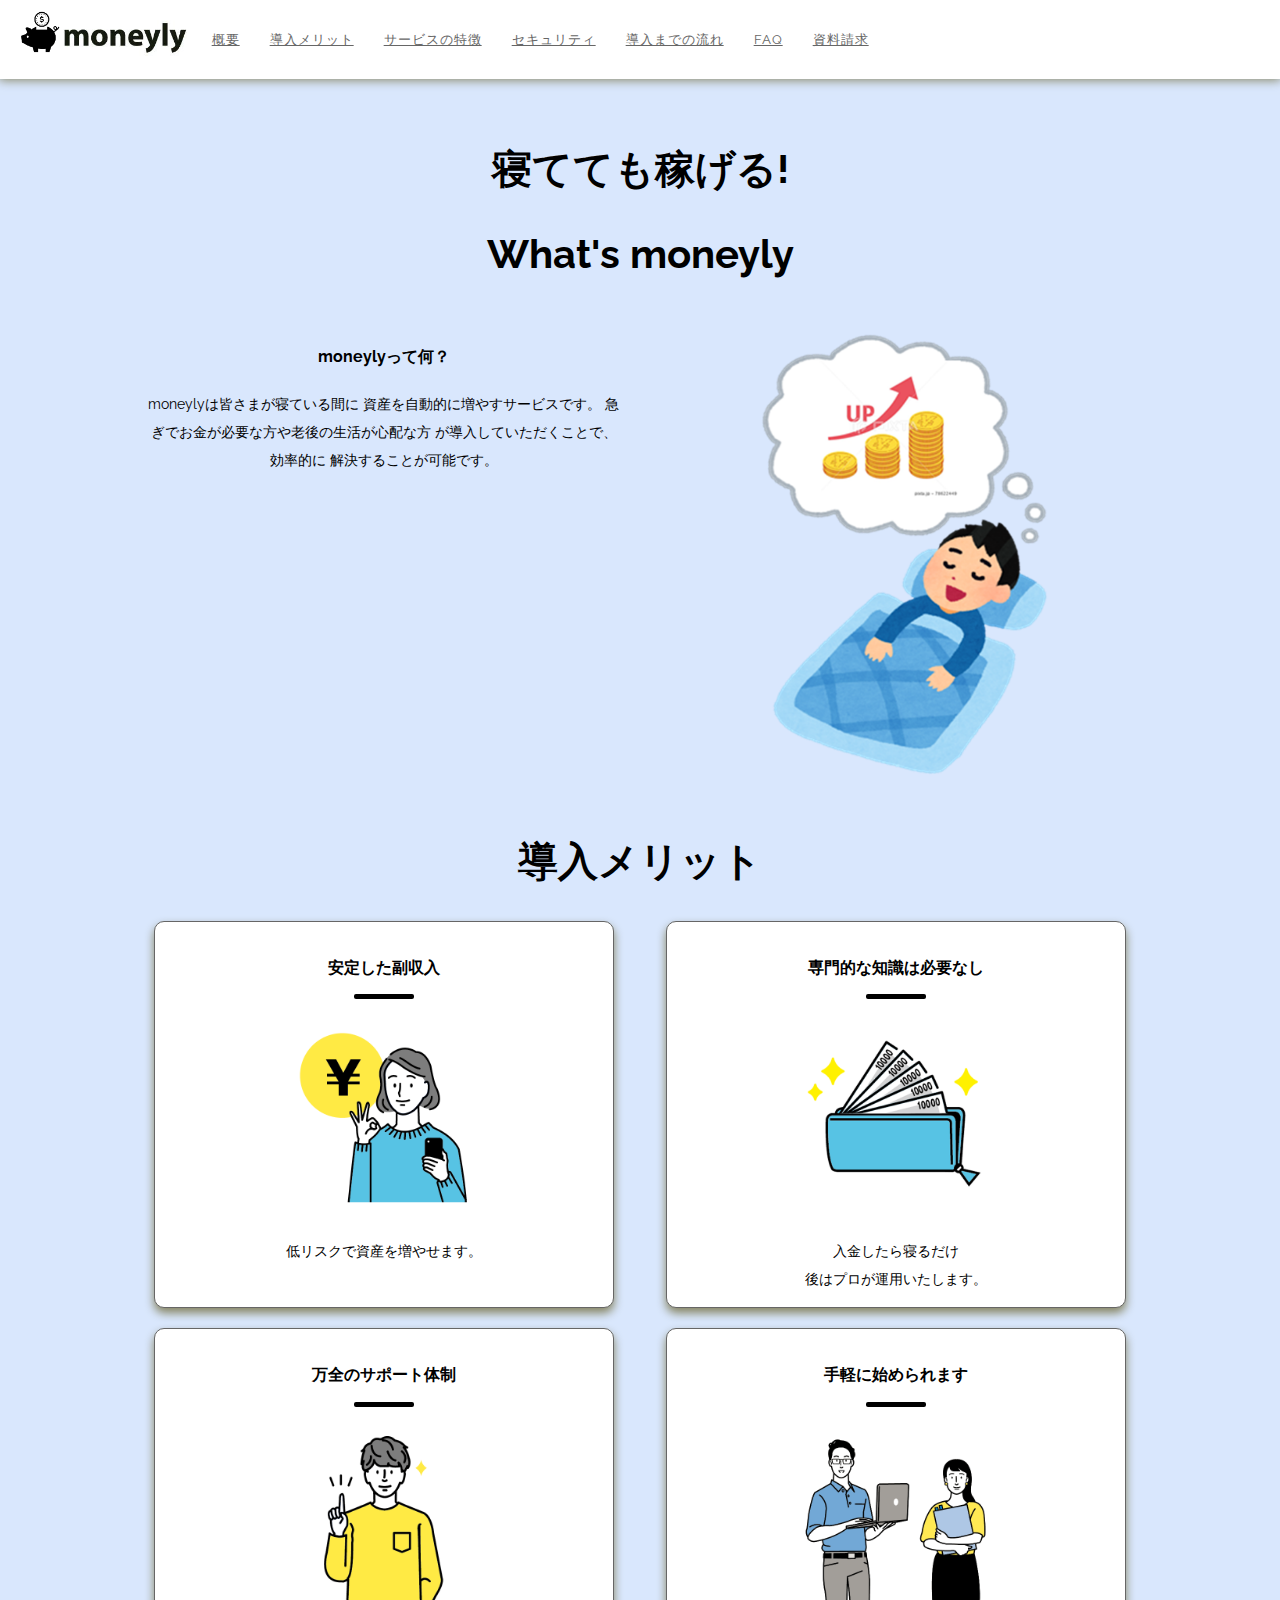
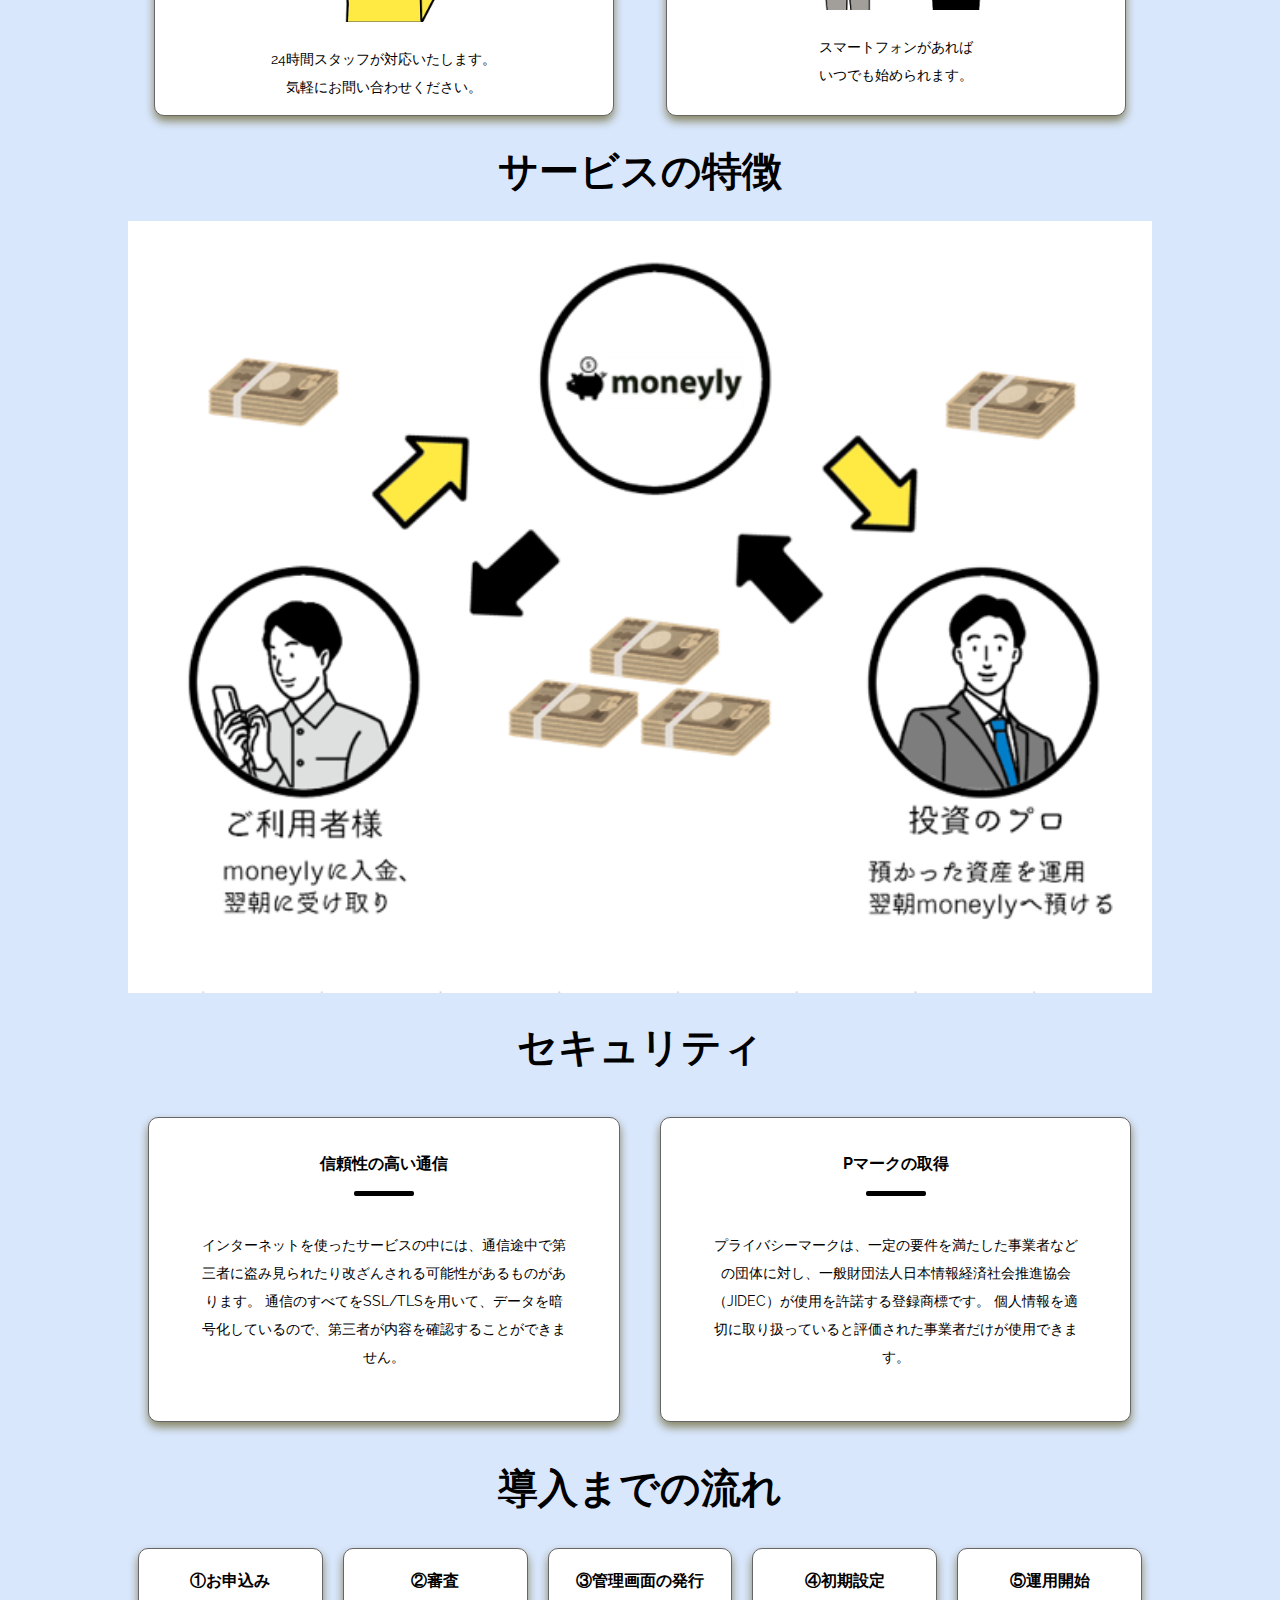
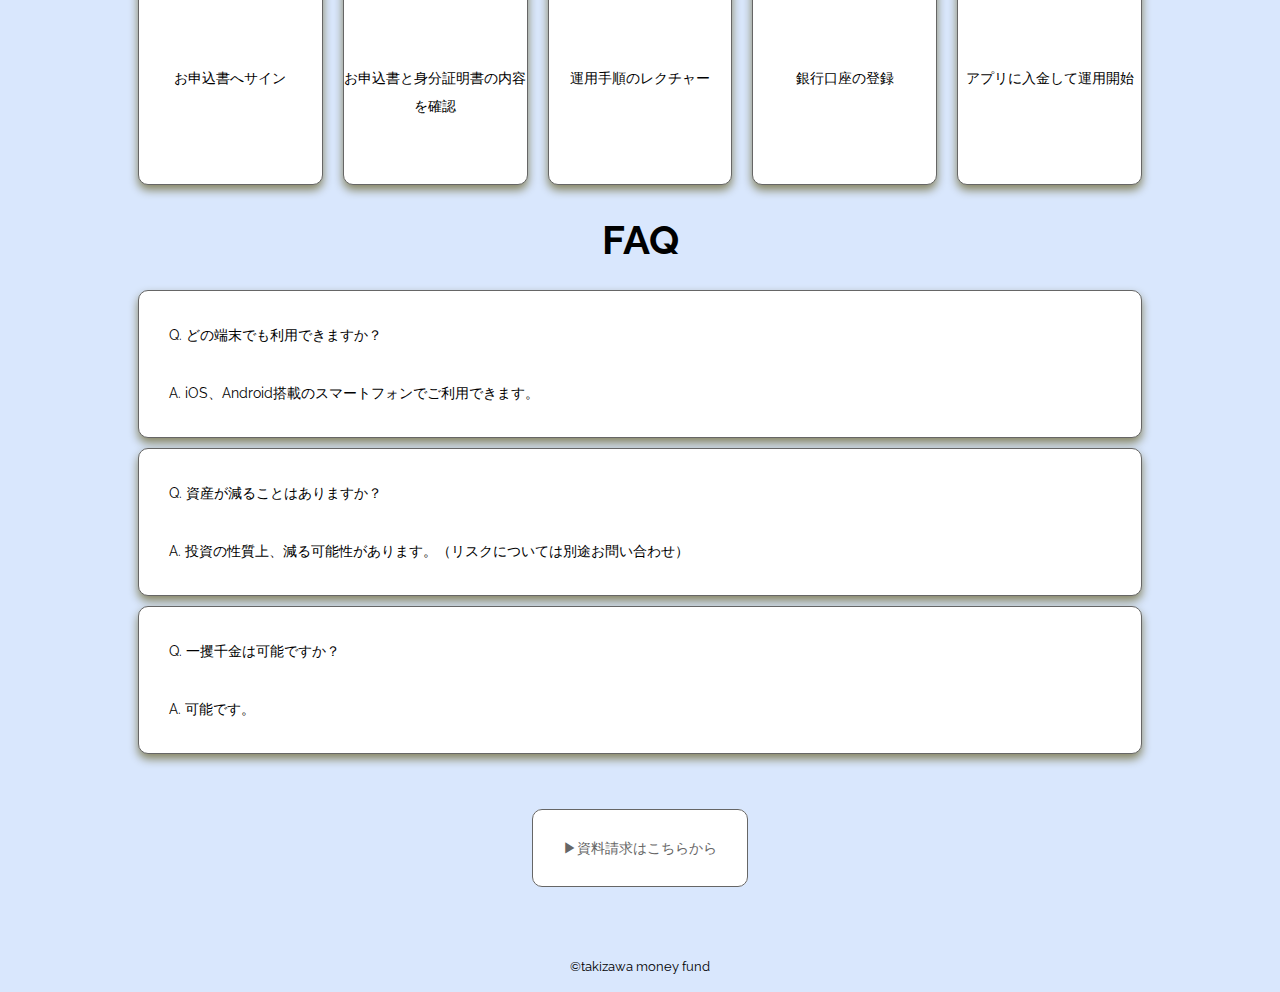
<file: index.html>
<!DOCTYPE html>
<html lang="ja">

<head>
  <meta charset="UTF-8">
  <meta name="viewport" content="width=device-width,initial-scale=1.0,minimum-scale=1.0">
  <title>moneyly</title>
  <link rel="stylesheet" href="http://fonts.googleapis.com/css?family=Raleway:700,400">
  <link rel="stylesheet" href="http://maxcdn.bootstrapcdn.com/font-awesome/4.3.0/css/font-awesome.min.css">
  <link rel="stylesheet" href="css/normalize.css">
  <link rel="stylesheet" href="css/index_style.css">
</head>

<body>

  <header class="header">
        <a class="logo" href="#"><img src="./images/logo.png" alt="moneyly"></a>
        <a class="nav-item" href="#about">概要</a>
        <a class="nav-item" href="#merit">導入メリット</a>
        <a class="nav-item" href="#service">サービスの特徴</a>
        <a class="nav-item" href="#security">セキュリティ</a>
        <a class="nav-item" href="#flow">導入までの流れ</a>
          <a class="nav-item" href="#faq">FAQ</a>
          <a class="nav-item" href="./request.html">資料請求</a>

        <!-- TODO -->
  </header>

<!-- TODO -->

  <section class="about" id="about">
    <!DOCTYPE html>
    <html lang="en">
    <head>
      <meta charset="UTF-8">
      <meta http-equiv="X-UA-Compatible" content="IE=edge">
      <meta name="viewport" content="width=device-width, initial-scale=1.0">
      <title>Document</title>
    </head>
    <body>
      
    </body>
    </html>
    <h2 class="heading-catch">寝てても稼げる! </h2>
    <h2 class="heading">What's moneyly</h2>
    <div class="about-container">
    <div class="about-item">
      <h3>
        moneylyって何？
      </h3>
      <p>
        moneylyは皆さまが寝ている間に
        資産を自動的に増やすサービスです。
        急ぎでお金が必要な方や老後の生活が心配な方
        が導入していただくことで、効率的に
        解決することが可能です。
      </p>
    </div>
    <div class="about-item">
      <img src="寝ても.png" alt="about">
    </div>
  </div> 
  </section>

  <section class="merit" id="merit">
    <h2 class="heading">導入メリット</h2>
    <div class="merit-container">
      <div class="merit-item">
        <h3 class="topic">安定した副収入</h3>
        <img src="./images/merit001.png" alt="merit">
        <p>低リスクで資産を増やせます。</p>
      </div>
      <div class="merit-item">
        <h3 class="topic">専門的な知識は必要なし</h3>
        <img src="./images/merit002.png" alt="merit">
        <p>入金したら寝るだけ<br>
          後はプロが運用いたします。</p>
      </div>
      <div class="merit-item">
        <h3 class="topic">万全のサポート体制</h3>
        <img src="./images/merit003.png" alt="merit">
        <p>24時間スタッフが対応いたします。<br>
          気軽にお問い合わせください。</p>
      </div>
      <div class="merit-item">
        <h3 class="topic">手軽に始められます</h3>
        <img src="./images/merit004.png" alt="merit">
        <p>スマートフォンがあれば<br>
          いつでも始められます。</p>
      </div>
    </div>
  </section>

  <section class="service" id="service">
    <h2 class="heading">サービスの特徴</h2>
    <div>
      <img src="./images/service001.png" alt="service-image">
    </div>
  </section>

  <section class="security" id="security">
    <h2 class="heading">セキュリティ</h2>
    <div class="security-container">
      <div class="security-item">
        <h3 class="topic">信頼性の高い通信</h3>
        <p>インターネットを使ったサービスの中には、通信途中で第三者に盗み見られたり改ざんされる可能性があるものがあります。
          通信のすべてをSSL/TLSを用いて、データを暗号化しているので、第三者が内容を確認することができません。
        </p>
      </div>
      <div class="security-item">
        <h3 class="topic">Pマークの取得</h3>
        <p>プライバシーマークは、一定の要件を満たした事業者などの団体に対し、一般財団法人日本情報経済社会推進協会（JIDEC）が使用を許諾する登録商標です。 個人情報を適切に取り扱っていると評価された事業者だけが使用できます。
        </p>
      </div>
    </div>
  </section>

  <section class="flow" id="flow">
    <h2 class="heading">導入までの流れ</h2>
    <div class="flow-container">
      <div class="flow-item">
        <h3>①お申込み</h3>
        <p>お申込書へサイン</p>
      </div>
      <div class="flow-item">
        <h3>②審査</h3>
        <p>お申込書と身分証明書の内容を確認</p>
      </div>
      <div class="flow-item">
        <h3>③管理画面の発行</h3>
        <p>運用手順のレクチャー</p>
      </div>
      <div class="flow-item">
        <h3>④初期設定</h3>
        <p>銀行口座の登録</p>
      </div>
      <div class="flow-item">
        <h3>⑤運用開始</h3>
        <p>アプリに入金して運用開始</p>
      </div>
    </div>
  </section>

  <section class="faq" id="faq">
    <h2 class="heading">FAQ</h2>
    <div class="faq-item">
      <p>Q. どの端末でも利用できますか？</p>
      <p>A. iOS、Android搭載のスマートフォンでご利用できます。</p>
    </div>
    <div class="faq-item">
      <p>Q. 資産が減ることはありますか？</p>
      <p>A. 投資の性質上、減る可能性があります。（リスクについては別途お問い合わせ）</p>
    </div>
    <div class="faq-item">
      <p>Q. 一攫千金は可能ですか？</p>
      <p>A. 可能です。</p>
    </div>
  </section>

  <div class="request-button">
    <a href="./request.html">▶資料請求はこちらから</a>
  </div>

  <!-- TODO -->

  <section class="footer">
    <span>©takizawa money fund</span>
  </section>
</body>

</html>
</file>
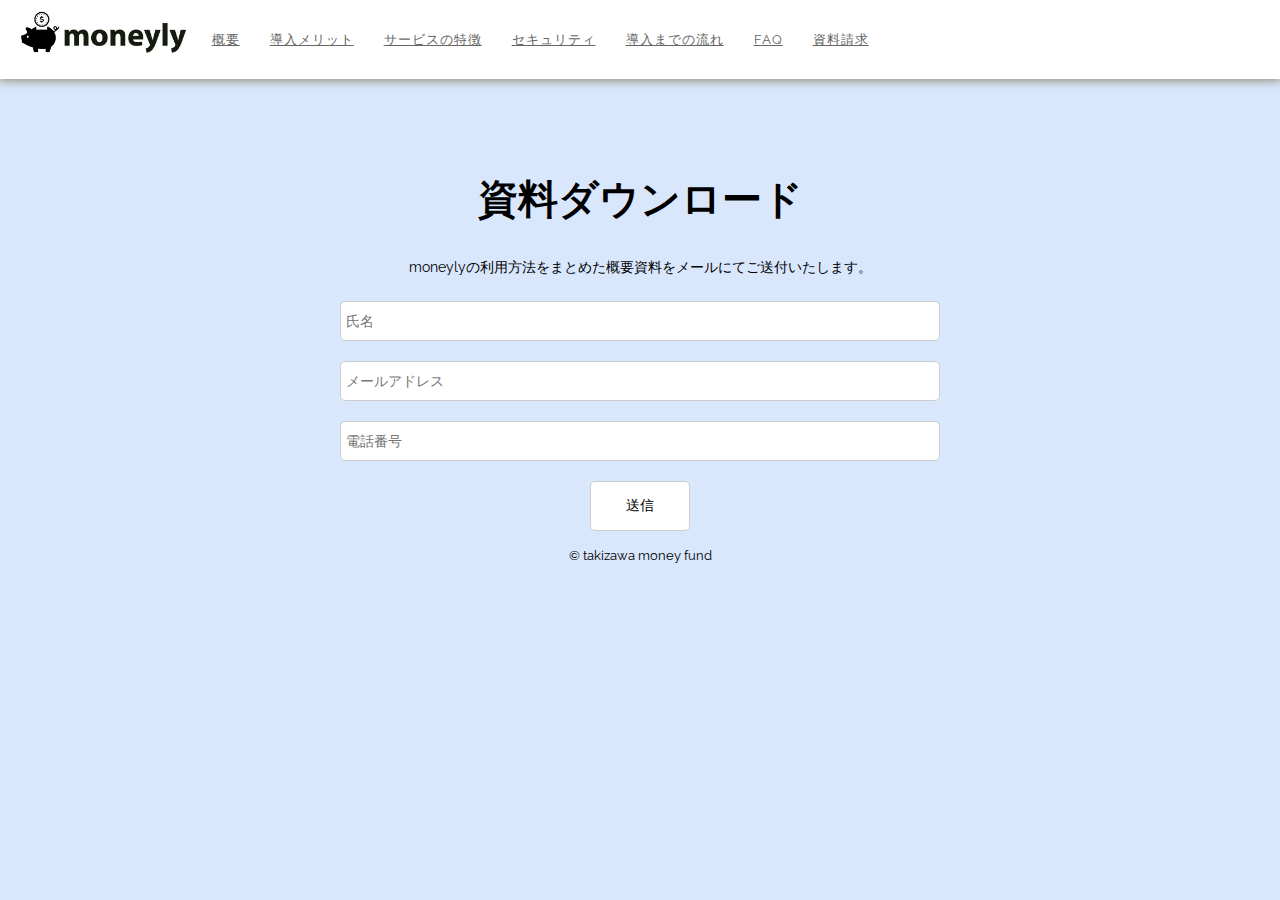
<file: request.html>
<!DOCTYPE html>
<html lang="ja">

<head>
  <meta charset="UTF-8">
  <meta name="viewport" content="width=device-width,initial-scale=1.0,minimum-scale=1.0">
  <title>moneyly</title>
  <link rel="stylesheet" href="http://fonts.googleapis.com/css?family=Raleway:700,400">
  <link rel="stylesheet" href="http://maxcdn.bootstrapcdn.com/font-awesome/4.3.0/css/font-awesome.min.css">
  <link rel="stylesheet" href="css/normalize.css">
  <link rel="stylesheet" href="css/request_style.css">
  <script src="./lib/error-message.js"></script>

</head>

<body>

  <header class="header">
      <a class="logo" href="./index.html"><img src="./images/logo.png" alt="moneyly"></a>
      <a class="nav-item" href="./index.html#about">概要</a>
      <a class="nav-item" href="./index.html#merit">導入メリット</a>
      <a class="nav-item" href="./index.html#service">サービスの特徴</a>
      <a class="nav-item" href="./index.html#security">セキュリティ</a>
      <a class="nav-item" href="./index.html#flow">導入までの流れ</a>
      <a class="nav-item" href="./index.html#faq">FAQ</a>
      <a class="nav-item" href="./request.html">資料請求</a>
  </header>
  <section class="request">
    <h2 class="heading">
      資料ダウンロード
    </h2>
    <p>moneylyの利用方法をまとめた概要資料をメールにてご送付いたします。</p>
    <form class="request-form">

      <div class="request-item">
        <input class="chars2" type="text" name="name" placeholder="氏名">
        <div class="error-message"></div>
      </div>

      <div class="request-item">
        <input class="alpha" type="text" name="mail" placeholder="メールアドレス">
        <div class="error-message"></div>
      </div>

      <div class="request-item">
        <input class="number" type="text" name="telephone" placeholder="電話番号">
        <div class="error-message"></div>
      </div>

      <input class="request-submit" type="submit" value="送信">

    </form>
  </section>

  <footer class="footer">
    © takizawa money fund
  </footer>
  <script src="lib/placeholders.min.js"></script>
</body>

</html>
</file>
<file: css/index_style.css>
@charset "UTF-8";

/* --------------------------------
 * base
 * -------------------------------- */
html {
  font-size: 62.5%;
}

body {
  text-align: center;
  font-size: 1.4rem;
  line-height: 2;
  font-family: Raleway, "Hiragino Kaku Gothic ProN", Meiryo, sans-serif;
  /* >>TODO */
  background-color: #D9E7fd;
}

*,
*::before,
*::after {
  box-sizing: border-box;
}


/* --------------------------------
 * parts
 * -------------------------------- */
.heading-catch {
  margin: 50px 0 5px;
  font-size: 4.0rem;
}

.heading {
  margin: 5px 0 10px;
  font-size: 4.0rem;
}

.topic {
  position: relative;
  margin: 30px;
}

.topic:before {
  content: '';
  position: absolute;
  bottom: -15px;
  width: 60px;
  height: 5px;
  left: 50%;
  -webkit-transform: translateX(-50%);
  transform: translateX(-50%);
  background-color: black;
  border-radius: 2px;
}

/* --------------------------------
 * header
 * -------------------------------- */
.header {
  width: 100%;
  padding: 10px 10px;
  display: flex;/* 子要素をflexboxで揃える */
  align-items: center;  /* 子要素をflexboxにより中央に配置する */
  background-color: #fff;
  box-shadow: 0 0 10px 1px #858360;

}

.logo img {
  height: 50px;
  margin: 0 10px;
  object-fit: contain;
}

.nav-item{
  margin: 0 10px;
  padding: 5px;
  border-radius: 8px;
  color: #666;
  font-size: 1.3rem;
  letter-spacing: 1px;
  transition: 0.15s;
}

.nav-item:hover {
  background-color: gray;
  color: #fff;
}

/* >>TODO */


/* --------------------------------
 * about
 * -------------------------------- */
.about {
  width: 80%;
  margin: auto
}

.about-container {
  display: flex;
}

.about-item {
  width: 46%;
  margin: 2%;
}

.about img {
  width: 80%;
  object-fit: cover;
}

/* --------------------------------
 * merit
 * -------------------------------- */
.merit {
  width: 80%;
  margin: auto
}

.merit-container {
  display: flex;
  justify-content: space-around;
  flex-wrap: wrap;
}

.merit-item {
  width: 45%;
  margin: 10px;
  border: solid 1px #666;
  border-radius: 10px;
  line-height: 2;
  vertical-align: middle;
  background-color: #fff;
  box-shadow: 0px 5px 10px 0px  #858360;
}

.merit img {
  width: 80%;
  max-width: 200px;
  object-fit: cover;
}

/* --------------------------------
 * service
 * -------------------------------- */

.service {
  width: 80%;
  margin: auto
}
.service img{
  width: 100%;
}

/* --------------------------------
 * security
 * -------------------------------- */

.security {
  width: 80%;
  margin: auto
}

.security-container {
  display: flex;
}

.security-item {
  width: 46%;
  margin: 2%;
  border: solid 1px #666;
  border-radius: 10px;
  background-color: #fff;
  box-shadow: 0px 5px 10px 0px  #858360; 
}

.security-item p {
  margin: 50px;
}


/* --------------------------------
 * flow
 * -------------------------------- */

.flow {
  width: 80%;
  margin: auto
}

.flow-container {
  display: flex;
}

.flow-item {
  flex: 1;
  margin: 10px;
  border: solid 1px #666;
  border-radius: 10px;
  background-color: #fff;
  box-shadow: 0px 5px 10px 0px  #858360; 
}

.flow-item p {
  padding: 50px 0;
}

/* --------------------------------
 * faq
 * -------------------------------- */
.faq {
  width: 80%;
  margin: auto
}

.faq-item {
  margin: 10px;
  text-align: left;
  border-radius: 10px;
  border: solid 1px #666;
  background-color: #fff;
  box-shadow: 0px 5px 10px 0px  #858360;
}

.faq-item p {
  margin: 30px;
}

/* --------------------------------
 * request-button
 * -------------------------------- */

.request-button {
  margin: 80px 0;
}

.request-button a {
  padding: 30px;
  border: solid 1px;
  border-radius: 10px;
  color: #666;
  background-color: #fff;
  text-decoration: none;
}

/* >>TODO */

/* --------------------------------
 * footer
 * -------------------------------- */
.footer {
  padding: 12px 0;
  font-size: 1.3rem;
}

/* --------------------------------
 * smart phone
 * -------------------------------- */
@media (max-width: 768px) {
  body {
    font-size: 1rem;
  }
  .heading-catch {
    margin-top: 20px;
    font-size: 2.5rem;
  }
  .heading {
    margin-top: 0px;
    font-size: 2.5rem;
  }
  .header{
    flex-direction: column;
  }
  .header >:last-child{
    margin-left: initial;
  }
  .merit-container {
    flex-direction: column;
    align-items:center;
  }
  .merit-item {
    width: 80%;
  }
  .security-container {
    flex-direction: column;
    align-items:center;
  }
  .security-item {
    width: 80%;
  }
  
.flow-container {
  flex-direction:column;
}
.flow-item p {
  padding: 0;
}
}
</file>
<file: css/request_style.css>
@charset "UTF-8";

/* --------------------------------
 * base
 * -------------------------------- */
html {
  font-size: 62.5%;
}

body {
  text-align: center;
  font-size: 1.4rem;
  line-height: 2;
  font-family: Raleway, "Hiragino Kaku Gothic ProN", Meiryo, sans-serif;
  /* TODO */
  background-color: #D9E7fd;
}

*,
*::before,
*::after {
  box-sizing: border-box;
}


/* --------------------------------
 * parts
 * -------------------------------- */
.heading {
  margin: 80px 0 10px;
  font-size: 4.0rem;
}


/* --------------------------------
 * header
 * -------------------------------- */
.header {
  width: 100%;
  padding: 10px 10px;
  display: flex;/* 子要素をflexboxで揃える */
  align-items: center;  /* 子要素をflexboxにより中央に配置する */
  background-color: #fff;
  box-shadow: 0 0 10px 1px #858360;

}

.logo img {
  height: 50px;
  margin: 0 10px;
  object-fit: contain;
}

.nav-item{
  margin: 0 10px;
  padding: 5px;
  border-radius: 8px;
  color: #666;
  font-size: 1.3rem;
  letter-spacing: 1px;
  transition: 0.15s;
}

.nav-item:hover {
  background-color: gray;
  color: #fff;
}

/* --------------------------------
 * request 
 * -------------------------------- */
 .request{
  width: 100%;
}
.request-form{
margin: 0 10%;
}
.request-item{
  margin: 20px;
}
.request input[type='text']{
  width: 100%;
  height: 40px;
  max-width: 600px;
  padding: 5px;
  border-radius: 5px;
  border: 1px solid #ccc;
}
.request-submit{
  width: 100px;
  height: 50px;
  background-color: #fff;
  border-radius: 5px;
  border: 1px solid #ccc;
}
/* ▼入力チェック結果の表示ボックスの装飾 */
.error-message {
  color: red;                             /* 文字色(赤色) */
  border-radius: 0.5em;                   /* 角丸(半径0.5文字分) */
}
/* ▼入力チェック結果でエラーがない場合は非表示にする */
.error-message:empty { display: none; }



/* --------------------------------
 * footer
 * -------------------------------- */
.footer {
  padding: 12px 0;
  font-size: 1.3rem;
}

/* --------------------------------
 * smart phone
 * -------------------------------- */
@media (max-width: 768px) {
  body {
    font-size: 1rem;
  }

  .heading {
    margin-top: 20px;
    font-size: 2.5rem;
  }
  .header{
    flex-direction: column;
  }
  .header >:last-child{
    margin-left: initial;
  }
}
</file>
